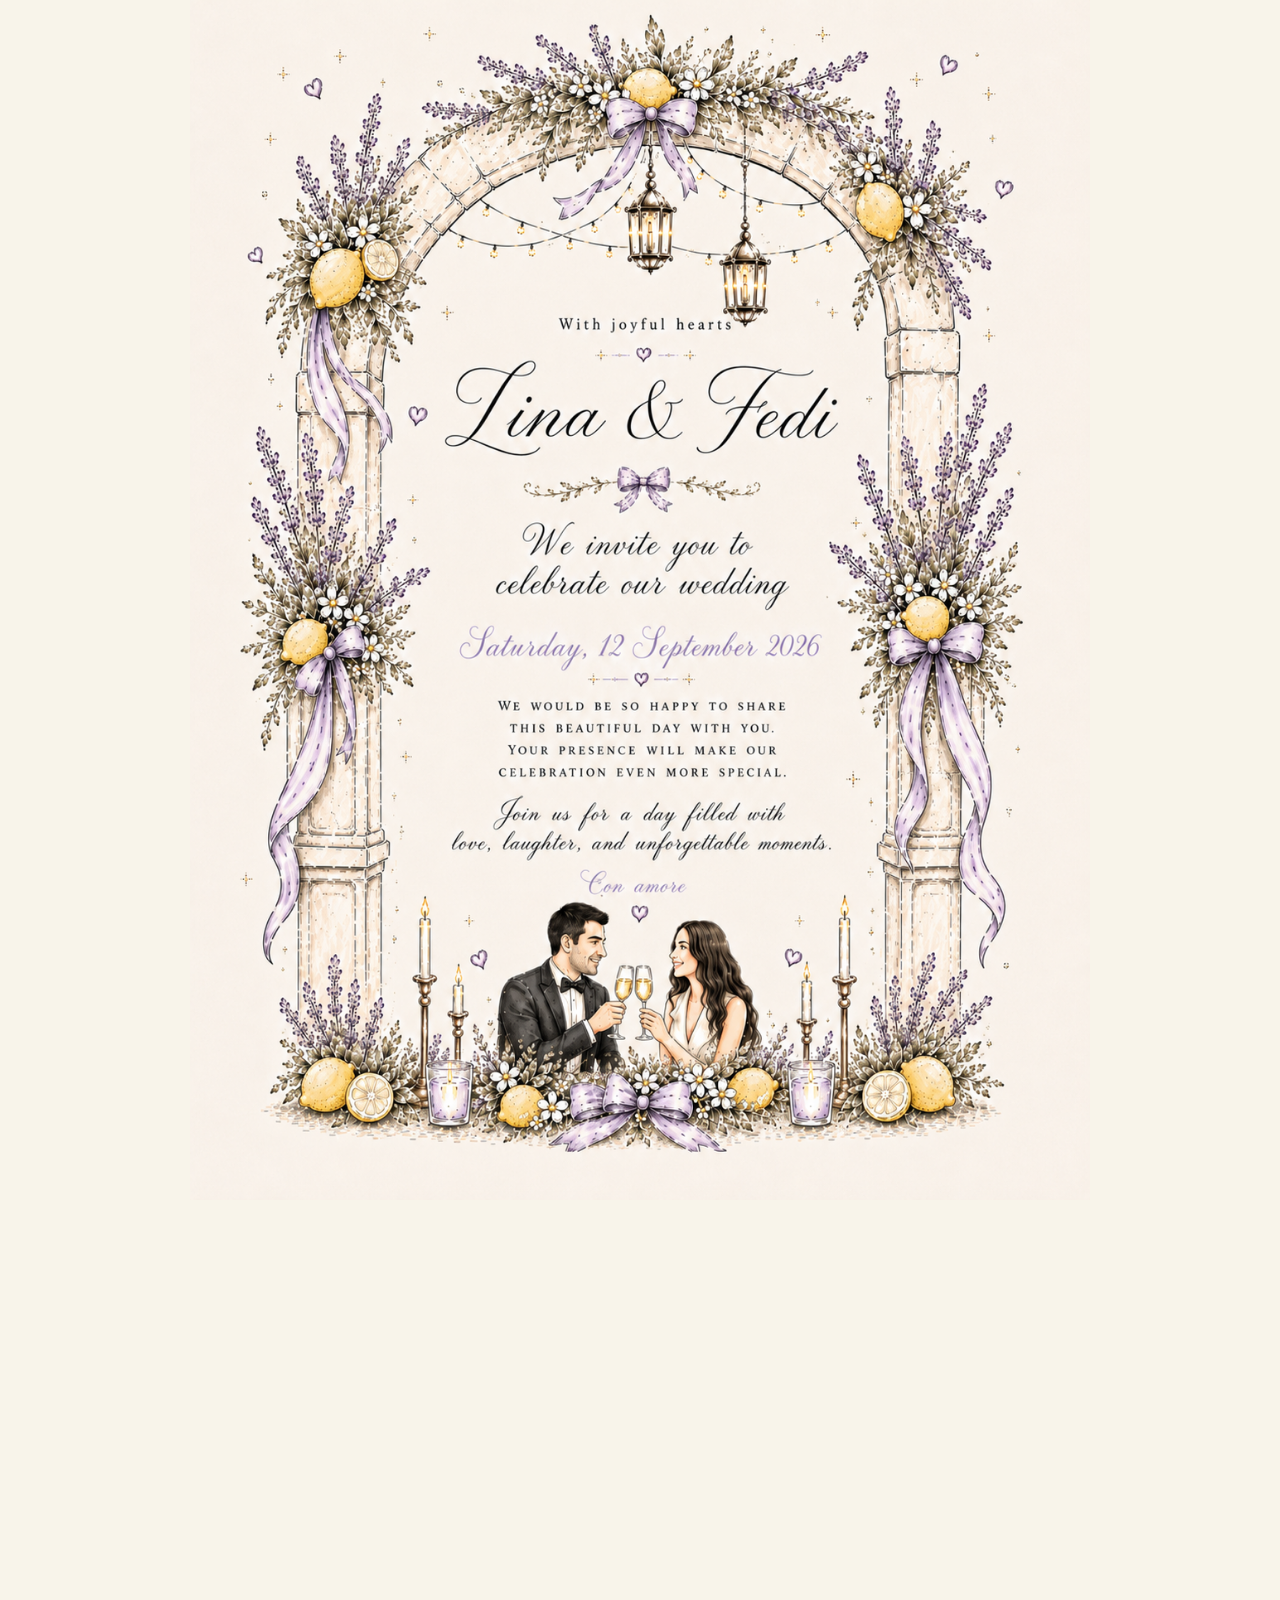
<file: gallery.html>
<!DOCTYPE html>
<html lang="en">
<head>
  <meta charset="UTF-8" />
  <meta name="viewport" content="width=device-width, initial-scale=1.0" />
  <title>Lina & Fedi Wedding Invitation Pages</title>
  <link rel="stylesheet" href="style.css" />
</head>

<body class="gallery-body">

  <main class="gallery">

    <section class="image-container page-card first-gallery-page">
      <img src="images/page2.png" alt="Wedding welcome page" class="invitation-image" />
    </section>

    <section class="image-container page-card">
      <img src="images/page3.png" alt="Wedding ceremony page" class="invitation-image" />

      <a
        href="https://maps.app.goo.gl/pijSXCRr31NXPTo37?g_st=ic"
        target="_blank"
        rel="noopener noreferrer"
        class="map-link church-map"
        aria-label="View Saint Hripsime Church on map">
      </a>
    </section>

    <section class="image-container page-card">
      <img src="images/page4.png" alt="Wedding reception page" class="invitation-image" />

      <a
        href="https://maps.app.goo.gl/qDhPd2dfKMx9R3VH9?g_st=ic"
        target="_blank"
        rel="noopener noreferrer"
        class="map-link restaurant-map"
        aria-label="View Florence Restaurant on map">
      </a>
    </section>

    <section class="image-container page-card">
      <img src="images/page5.png" alt="Wedding schedule page" class="invitation-image" />
    </section>

    <section class="image-container page-card page-six-container">
      <img src="images/page6.png" alt="Dress code and RSVP page" class="invitation-image" />

      <div class="rsvp-cover"></div>

      <form
        class="rsvp-form"
        id="rsvpForm"
        action="https://api.web3forms.com/submit"
        method="POST">

        <input type="hidden" name="access_key" value="b449ca7d-b9e2-41a8-8416-8d75da561d3b">
        <input type="hidden" name="subject" value="Wedding RSVP - Lina & Fedi">
        <input type="hidden" name="from_name" value="Lina & Fedi Wedding Invitation">
        <input type="checkbox" name="botcheck" class="hidden-check">

        <div class="rsvp-panel">

          <h2 class="rsvp-title">Kindly Respond</h2>

          <label class="form-row">
            <span>Name</span>
            <input type="text" name="Name" required>
          </label>

          <label class="form-row">
            <span>Surname</span>
            <input type="text" name="Surname" required>
          </label>

          <label class="form-row">
            <span>Number Attending</span>
            <input type="text" inputmode="numeric" name="Number Attending" required>
          </label>

          <div class="response-row">
            <label class="response-option">
              <input type="radio" name="Response" value="Accepts with pleasure" required>
              <span class="circle"></span>
              <span>Accepts with pleasure</span>
            </label>

            <label class="response-option">
              <input type="radio" name="Response" value="Declines with regret">
              <span class="circle"></span>
              <span>Declines with regret</span>
            </label>
          </div>

          <button type="submit" class="submit-rsvp">Send</button>

          <p id="formMessage" class="form-message"></p>

        </div>

      </form>
    </section>

  </main>

  <script>
    const firstPage = document.querySelector(".first-gallery-page");
    const otherPageCards = document.querySelectorAll(".page-card:not(.first-gallery-page)");

    /*
      Page 2 opening effect.
      It starts only after gallery.html loads,
      so it is visible after clicking the stamp.
    */
    window.addEventListener("load", function() {
      if (firstPage) {
        firstPage.classList.remove("page-visible");
        firstPage.classList.remove("first-page-opened");

        setTimeout(function() {
          firstPage.classList.add("page-visible");
          firstPage.classList.add("first-page-opened");
        }, 180);
      }
    });

    const observer = new IntersectionObserver(function(entries) {
      entries.forEach(function(entry) {
        if (entry.isIntersecting) {
          entry.target.classList.add("page-visible");
        } else {
          entry.target.classList.remove("page-visible");
        }
      });
    }, {
      threshold: 0.25
    });

    otherPageCards.forEach(function(card) {
      observer.observe(card);
    });

    const form = document.getElementById("rsvpForm");
    const submitBtn = form.querySelector('button[type="submit"]');
    const formMessage = document.getElementById("formMessage");

    form.addEventListener("submit", async function(event) {
      event.preventDefault();

      const formData = new FormData(form);
      const originalText = submitBtn.textContent;

      submitBtn.textContent = "Sending...";
      submitBtn.disabled = true;
      formMessage.textContent = "";

      try {
        const response = await fetch("https://api.web3forms.com/submit", {
          method: "POST",
          body: formData
        });

        const data = await response.json();

        if (data.success) {
          formMessage.textContent = "Thank you! Your reply has been sent.";
          form.reset();
        } else {
          formMessage.textContent = "Error: " + data.message;
        }

      } catch (error) {
        formMessage.textContent = "Something went wrong. Please try again.";
      } finally {
        submitBtn.textContent = originalText;
        submitBtn.disabled = false;
      }
    });
  </script>

</body>
</html>
</file>
<file: style.css>
* {
  box-sizing: border-box;
}

html {
  scroll-behavior: smooth;
  -webkit-text-size-adjust: 100%;
}

body {
  margin: 0;
  padding: 0;
  background: #f8f4ea;
  font-family: Georgia, "Times New Roman", serif;
  overflow-x: hidden;
}

.single-page,
.gallery {
  width: 100%;
  display: flex;
  flex-direction: column;
  align-items: center;
}

/* IMAGE CONTAINER */

.image-container {
  position: relative;
  width: 100%;
  max-width: 900px;
  margin: 0 auto;
}

.invitation-image {
  width: 100%;
  height: auto;
  display: block;
  user-select: none;
  -webkit-user-drag: none;
}

/* FIRST PAGE STAMP */

.stamp-link {
  position: absolute;
  left: 41.7%;
  top: 50.7%;
  width: 16.5%;
  height: 12.5%;
  border-radius: 50%;
  cursor: pointer;
  z-index: 20;
  -webkit-tap-highlight-color: transparent;
}

/* OPENING EFFECT */

.cover-container {
  transition: transform 1s ease, opacity 1s ease, filter 1s ease;
}

.stamp-clicked .cover-container {
  transform: scale(1.05);
  opacity: 0;
  filter: blur(4px);
}

.open-effect {
  position: absolute;
  left: 50%;
  top: 67%;
  transform: translateX(-50%);
  padding: 12px 28px;
  border-radius: 40px;
  background: rgba(248, 244, 234, 0.94);
  color: #8f79a8;
  font-size: 18px;
  letter-spacing: 1px;
  opacity: 0;
  pointer-events: none;
  z-index: 50;
  transition: opacity 0.4s ease, transform 0.4s ease;
}

.open-effect.show {
  opacity: 1;
  transform: translateX(-50%) translateY(-8px);
}

/* MUSIC */

#weddingMusic {
  display: none;
}

/* MUTE BUTTON */

.mute-button {
  position: fixed;
  right: 18px;
  bottom: 18px;
  z-index: 9999;
  padding: 10px 20px;
  border: 1px solid #9d8ab8;
  background: #f8f4ea;
  color: #7d689c;
  font-family: Georgia, "Times New Roman", serif;
  font-size: 14px;
  border-radius: 30px;
  cursor: pointer;
  opacity: 0;
  pointer-events: none;
  transition: opacity 0.4s ease, background 0.3s ease;
  box-shadow: 0 4px 18px rgba(0, 0, 0, 0.12);
}

.mute-button.show {
  opacity: 1;
  pointer-events: auto;
}

.mute-button:hover {
  background: #eee6f5;
}

/* GALLERY FRAME */

.gallery-frame {
  position: fixed;
  inset: 0;
  width: 100%;
  height: 100vh;
  height: 100dvh;
  border: none;
  background: #f8f4ea;
  opacity: 0;
  pointer-events: none;
  z-index: 100;
  transition: opacity 1s ease;
}

.show-gallery .gallery-frame {
  opacity: 1;
  pointer-events: auto;
}

/* GALLERY BODY */

.gallery-body {
  animation: galleryFadeIn 0.9s ease forwards;
  scroll-snap-type: y proximity;
  overflow-y: auto;
  overflow-x: hidden;
}

@keyframes galleryFadeIn {
  from {
    opacity: 0;
    filter: blur(5px);
  }

  to {
    opacity: 1;
    filter: blur(0);
  }
}

/* PAGE CHANGING EFFECT */

.page-card {
  scroll-snap-align: start;
  opacity: 0;
  transform: translateY(60px) scale(0.96);
  filter: blur(5px);
  transition:
    opacity 0.9s ease,
    transform 0.9s ease,
    filter 0.9s ease;
}

.page-card.page-visible {
  opacity: 1;
  transform: translateY(0) scale(1);
  filter: blur(0);
}

.page-card:not(:last-child) {
  margin-bottom: 12px;
}

/* PAGE 2 OPENING EFFECT */

.first-gallery-page {
  opacity: 0;
  transform: translateY(45px) scale(0.96);
  filter: blur(5px);
}

.first-gallery-page.first-page-opened {
  animation: firstPageOpen 1s ease forwards;
}

@keyframes firstPageOpen {
  from {
    opacity: 0;
    transform: translateY(45px) scale(0.96);
    filter: blur(5px);
  }

  to {
    opacity: 1;
    transform: translateY(0) scale(1);
    filter: blur(0);
  }
}

/* MAP LINKS */

.map-link {
  position: absolute;
  cursor: pointer;
  z-index: 80;
  display: block;
  -webkit-tap-highlight-color: transparent;
}

.church-map {
  left: 27.5%;
  top: 93.05%;
  width: 45%;
  height: 4%;
}

.restaurant-map {
  left: 34.8%;
  top: 93.65%;
  width: 34.5%;
  height: 3.8%;
}

/* RSVP FORM */

.page-six-container {
  margin-bottom: 100px;
}

.rsvp-form {
  position: absolute;
  inset: 0;
  z-index: 40;
}

.hidden-check {
  display: none;
}

.rsvp-cover {
  position: absolute;
  left: 0;
  top: 72.8%;
  width: 100%;
  height: 25%;
  background: #f8f4ea;
  z-index: 25;
}

.rsvp-panel {
  position: absolute;
  left: 6%;
  top: 73.2%;
  width: 88%;
  padding: 20px 36px 22px;
  background: #f8f4ea;
  border-top: 1px solid rgba(157, 138, 184, 0.35);
  border-bottom: 1px solid rgba(157, 138, 184, 0.35);
  border-left: none;
  border-right: none;
  border-radius: 0;
  text-align: center;
  box-shadow: none;
  overflow: hidden;
}

.rsvp-title,
.form-row,
.response-row,
.submit-rsvp,
.form-message {
  position: relative;
  z-index: 2;
}

.rsvp-title {
  margin: 0 0 10px;
  color: #8f79a8;
  font-family: Georgia, "Times New Roman", serif;
  font-size: clamp(18px, 2.7vw, 30px);
  font-weight: normal;
  letter-spacing: 2px;
}

.form-row {
  display: flex;
  align-items: center;
  gap: 12px;
  margin: 0 auto 8px;
  width: 72%;
  font-family: Georgia, "Times New Roman", serif;
  color: #2c2c2c;
  font-size: clamp(13px, 1.7vw, 17px);
}

.form-row span {
  min-width: 135px;
  text-align: left;
}

.form-row input {
  flex: 1;
  border: none;
  border-bottom: 1px solid #9d8ab8;
  background: transparent;
  outline: none;
  font-family: Georgia, "Times New Roman", serif;
  font-size: clamp(13px, 1.7vw, 17px);
  color: #2c2c2c;
  padding: 2px 4px;
}

.response-row {
  display: flex;
  justify-content: center;
  gap: 26px;
  margin: 13px 0 14px;
  flex-wrap: wrap;
}

.response-option {
  display: flex;
  align-items: center;
  gap: 7px;
  cursor: pointer;
  font-family: Georgia, "Times New Roman", serif;
  color: #2c2c2c;
  font-size: clamp(12px, 1.45vw, 15px);
  -webkit-tap-highlight-color: transparent;
}

.response-option input {
  display: none;
}

.circle {
  width: 17px;
  height: 17px;
  border: 1px solid #8f79a8;
  border-radius: 50%;
  position: relative;
  flex-shrink: 0;
}

.response-option input:checked + .circle::after {
  content: "";
  position: absolute;
  width: 8px;
  height: 8px;
  background: #8f79a8;
  border-radius: 50%;
  left: 50%;
  top: 50%;
  transform: translate(-50%, -50%);
}

/* SEND BUTTON */

.submit-rsvp {
  padding: 9px 30px;
  border: 1px solid #9d8ab8;
  background: #f8f4ea;
  color: #7d689c;
  font-family: Georgia, "Times New Roman", serif;
  font-size: 15px;
  border-radius: 30px;
  cursor: pointer;
  white-space: nowrap;
  -webkit-tap-highlight-color: transparent;
}

.submit-rsvp:hover {
  background: #eee6f5;
}

.submit-rsvp:disabled {
  opacity: 0.6;
  cursor: not-allowed;
}

.form-message {
  margin: 9px 0 0;
  font-family: Georgia, "Times New Roman", serif;
  font-size: 14px;
  color: #7d689c;
}

/* TABLET */

@media (max-width: 768px) {
  .image-container {
    max-width: 100%;
    width: 100%;
  }

  .page-card:not(:last-child) {
    margin-bottom: 8px;
  }

  .page-card {
    transform: translateY(35px) scale(0.98);
    filter: blur(3px);
  }

  .rsvp-cover {
    left: 0;
    top: 72.6%;
    width: 100%;
    height: 25%;
  }

  .rsvp-panel {
    left: 4%;
    top: 72.9%;
    width: 92%;
    padding: 14px 20px 16px;
  }

  .form-row {
    width: 80%;
  }

  .form-row span {
    min-width: 118px;
  }
}

/* MOBILE */

@media (max-width: 600px) {
  html,
  body {
    width: 100%;
    margin: 0;
    padding: 0;
    overflow-x: hidden;
    background: #f8f4ea;
  }

  body:not(.show-gallery) {
    min-height: 100dvh;
  }

  body:not(.show-gallery) .single-page {
    min-height: 100dvh;
    justify-content: center;
    align-items: center;
    padding: 0;
  }

  body:not(.show-gallery) .cover-container {
    width: 100vw;
    max-width: 100vw;
    margin: auto;
  }

  body:not(.show-gallery) .cover-container .invitation-image {
    width: 100vw;
    max-width: 100vw;
    height: auto;
    display: block;
  }

  .single-page,
  .gallery {
    width: 100vw;
    max-width: 100vw;
  }

  .image-container {
    width: 100vw;
    max-width: 100vw;
    margin: 0 auto;
  }

  .invitation-image {
    width: 100vw;
    max-width: 100vw;
    height: auto;
    display: block;
  }

  .stamp-link {
    left: 39.5%;
    top: 49.5%;
    width: 21%;
    height: 15.5%;
  }

  .open-effect {
    top: 68%;
    font-size: 13px;
    padding: 8px 18px;
  }

  .gallery-body {
    scroll-snap-type: y proximity;
  }

  .page-card {
    opacity: 0;
    transform: translateY(28px) scale(0.98);
    filter: blur(2px);
    transition:
      opacity 0.65s ease,
      transform 0.65s ease,
      filter 0.65s ease;
  }

  .page-card.page-visible {
    opacity: 1;
    transform: translateY(0) scale(1);
    filter: blur(0);
  }

  .first-gallery-page {
    opacity: 0;
    transform: translateY(35px) scale(0.96);
    filter: blur(4px);
  }

  .first-gallery-page.first-page-opened {
    animation: firstPageOpenMobile 1s ease forwards;
  }

  @keyframes firstPageOpenMobile {
    from {
      opacity: 0;
      transform: translateY(35px) scale(0.96);
      filter: blur(4px);
    }

    to {
      opacity: 1;
      transform: translateY(0) scale(1);
      filter: blur(0);
    }
  }

  .page-card:not(:last-child) {
    margin-bottom: 4px;
  }

  .church-map {
    left: 25.5%;
    top: 92.9%;
    width: 49%;
    height: 4.5%;
  }

  .restaurant-map {
    left: 33%;
    top: 93.5%;
    width: 37%;
    height: 4.4%;
  }

  .page-six-container {
    margin-bottom: 70px;
  }

  .rsvp-cover {
    left: 0;
    top: 72.2%;
    width: 100%;
    height: 26.5%;
    background: #f8f4ea;
  }

  .rsvp-panel {
    left: 2.5%;
    top: 72.45%;
    width: 95%;
    padding: 9px 10px 11px;
    background: #f8f4ea;
    border-top: 1px solid rgba(157, 138, 184, 0.35);
    border-bottom: 1px solid rgba(157, 138, 184, 0.35);
  }

  .rsvp-title {
    font-size: 15px;
    margin-bottom: 5px;
    letter-spacing: 1.1px;
  }

  .form-row {
    width: 92%;
    gap: 5px;
    margin: 0 auto 5px;
    font-size: 9.8px;
  }

  .form-row span {
    min-width: 82px;
  }

  .form-row input {
    font-size: 9.8px;
    padding: 1px 3px;
  }

  .response-row {
    gap: 7px;
    margin: 7px 0 8px;
  }

  .response-option {
    font-size: 8.8px;
    gap: 4px;
  }

  .circle {
    width: 12px;
    height: 12px;
  }

  .response-option input:checked + .circle::after {
    width: 6px;
    height: 6px;
  }

  .submit-rsvp {
    font-size: 11px;
    padding: 6px 22px;
  }

  .form-message {
    font-size: 10px;
    margin-top: 5px;
  }

  .mute-button {
    right: 10px;
    bottom: calc(10px + env(safe-area-inset-bottom));
    font-size: 11px;
    padding: 7px 14px;
  }
}

/* VERY SMALL PHONES */

@media (max-width: 390px) {
  .rsvp-panel {
    top: 72.15%;
    padding: 8px 9px 10px;
  }

  .rsvp-title {
    font-size: 14px;
  }

  .form-row {
    width: 94%;
    font-size: 9px;
  }

  .form-row span {
    min-width: 76px;
  }

  .form-row input {
    font-size: 9px;
  }

  .response-option {
    font-size: 8.2px;
  }

  .submit-rsvp {
    font-size: 10.5px;
    padding: 5px 20px;
  }
}
</file>
